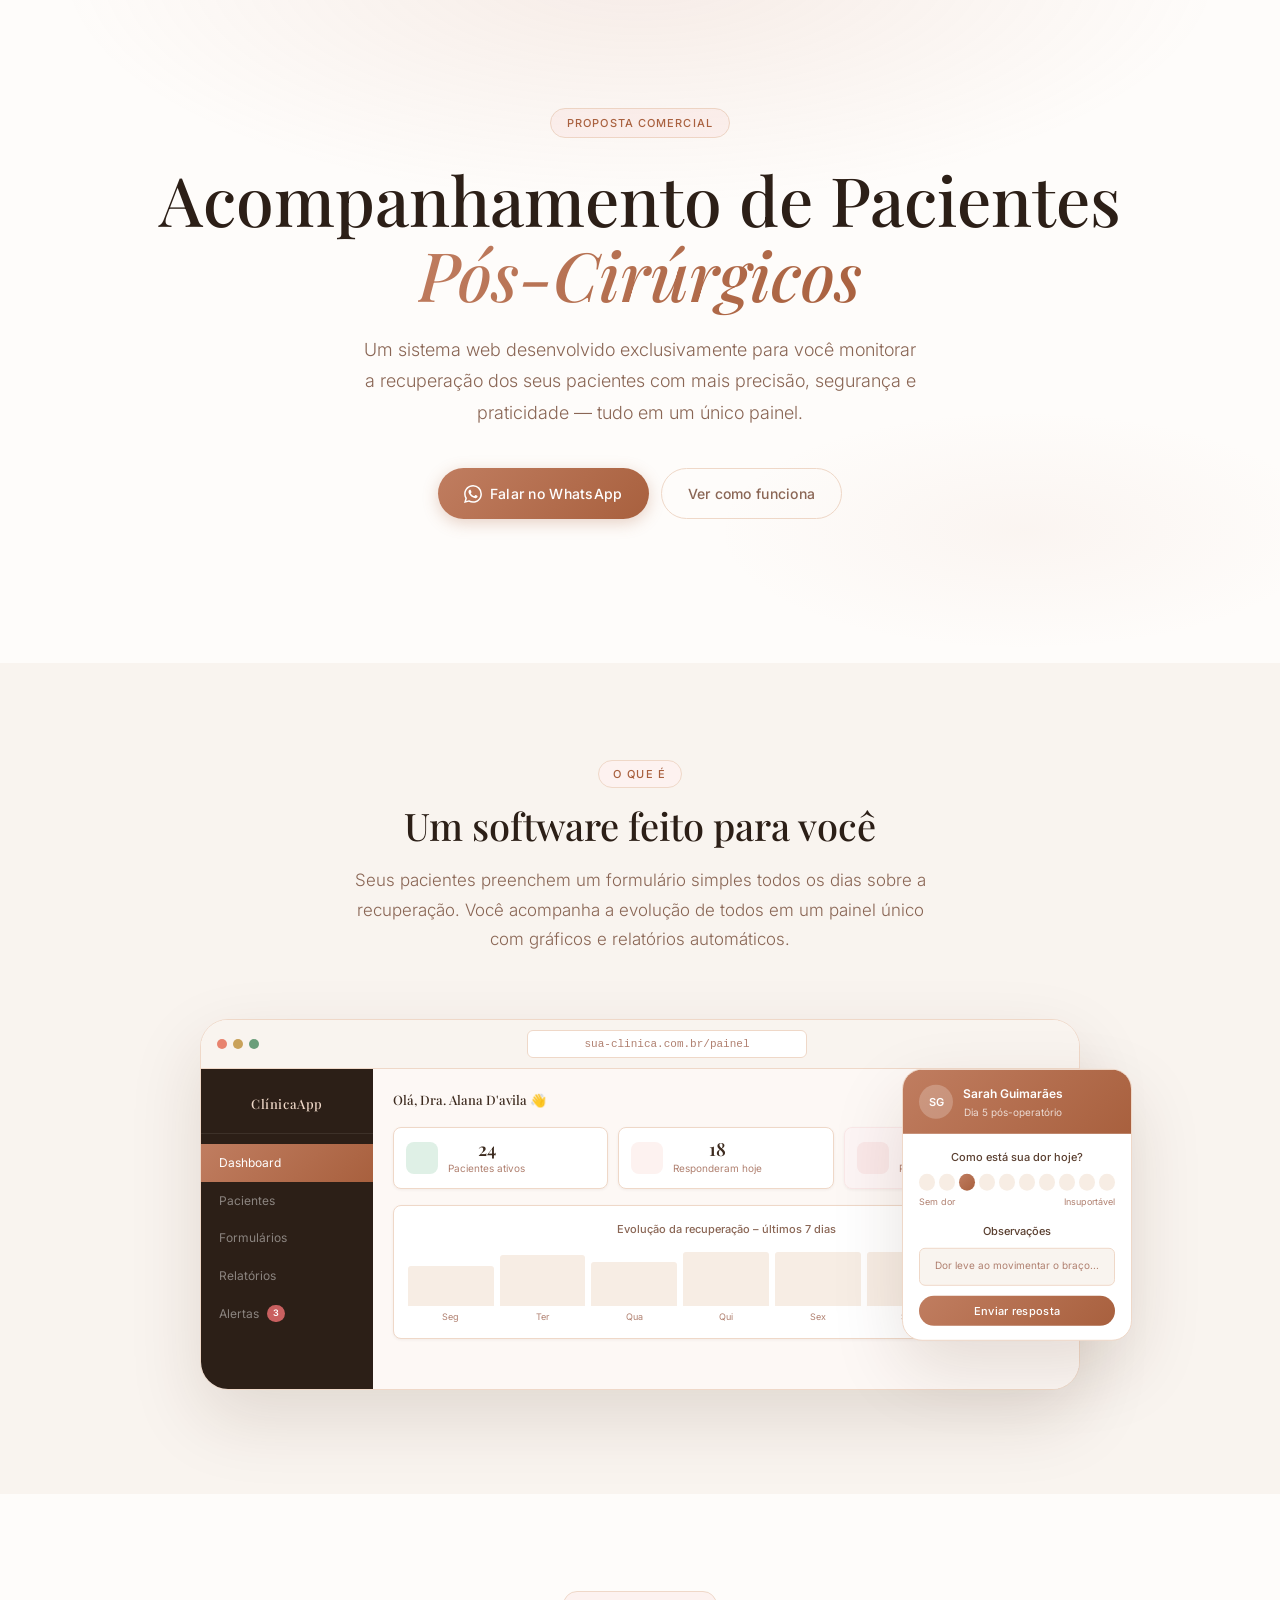
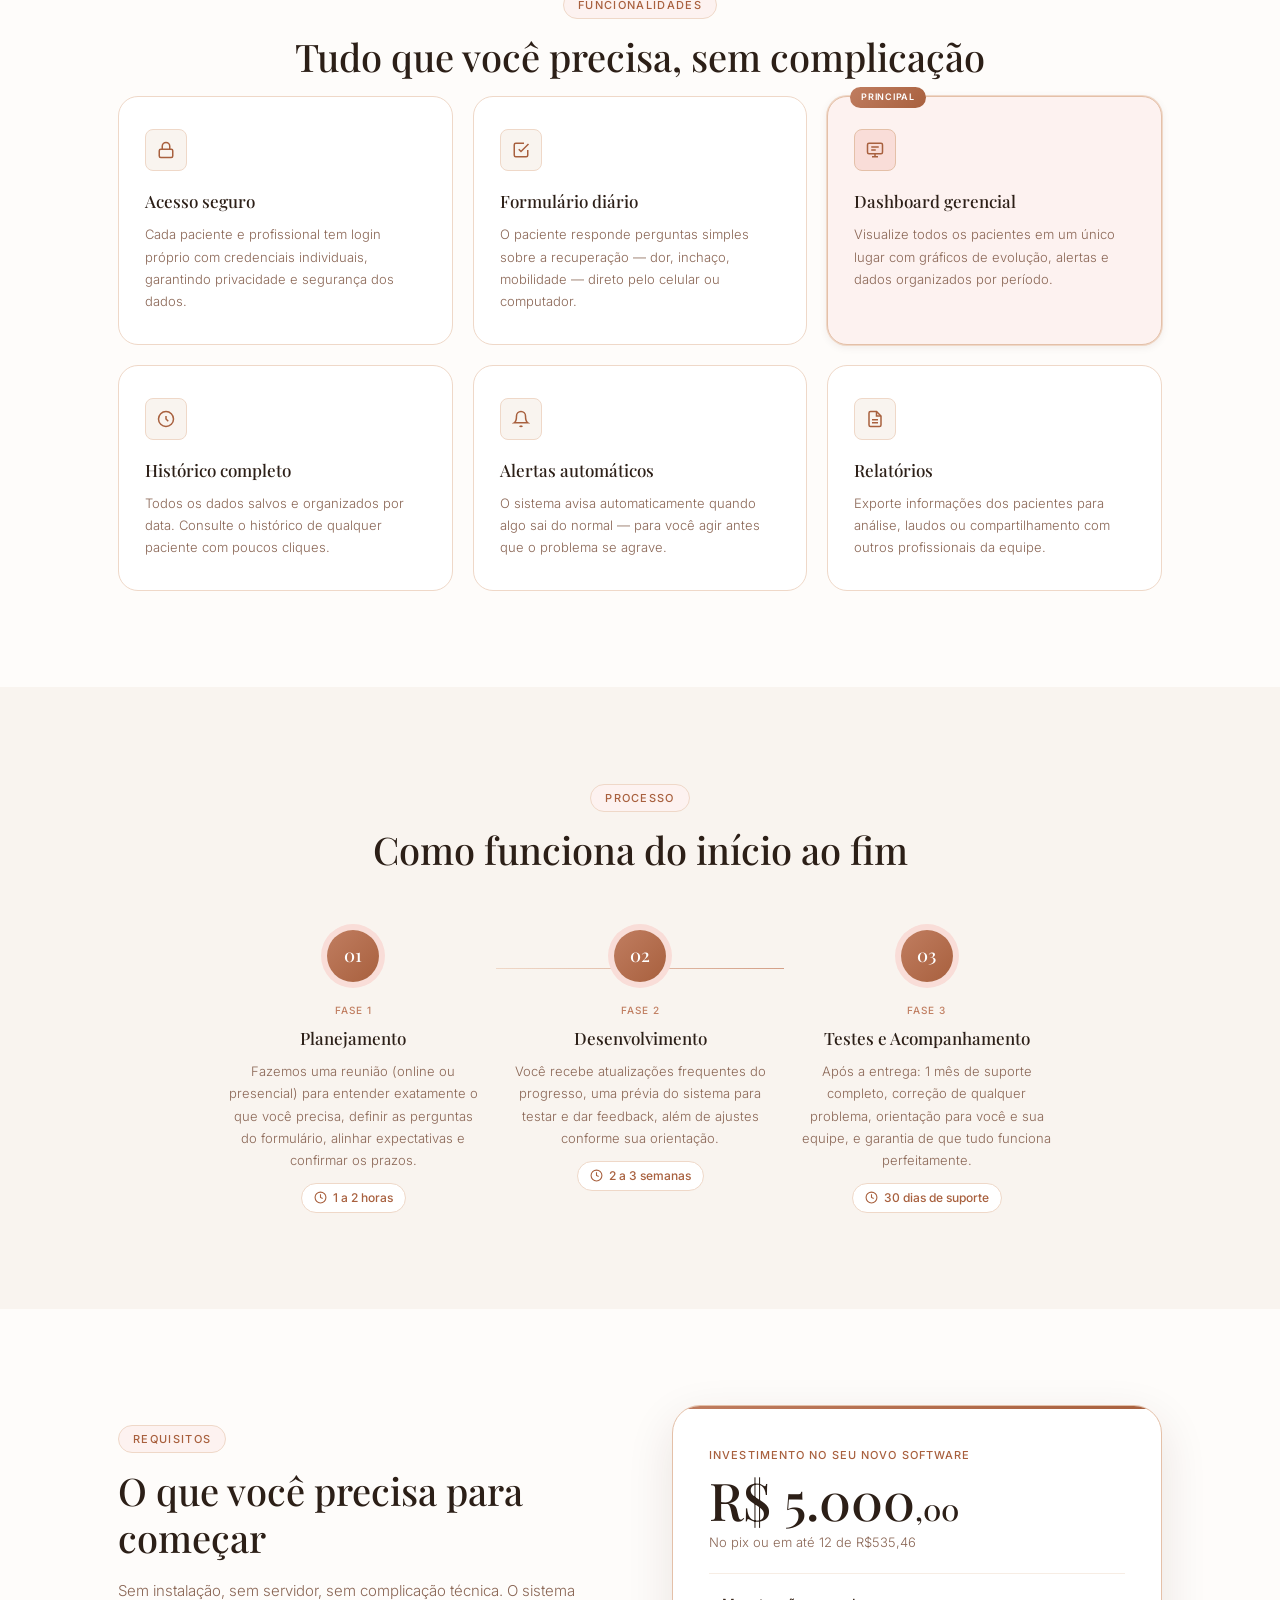
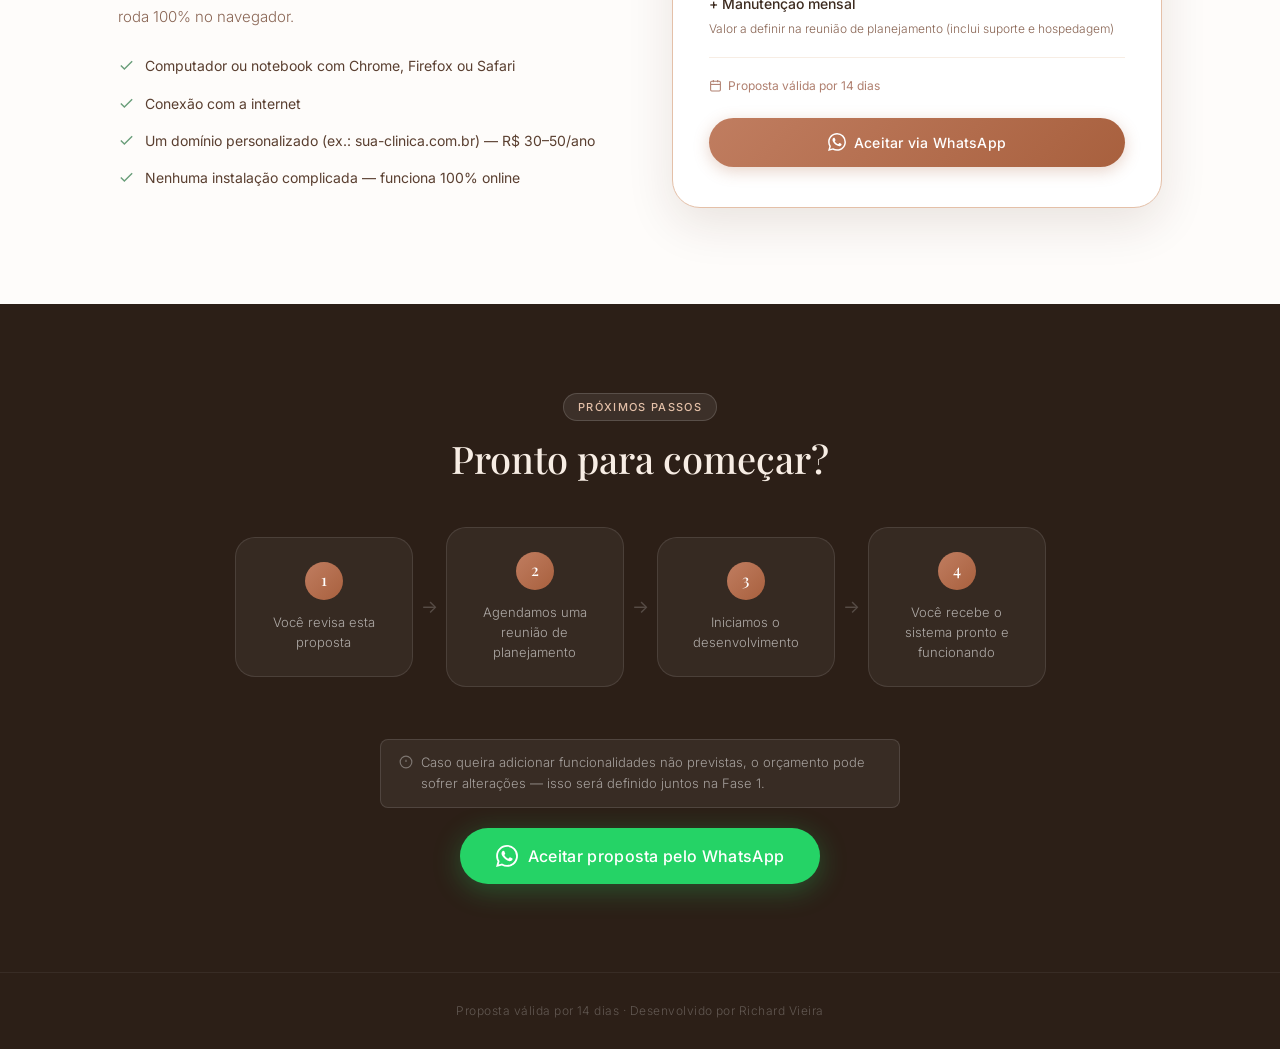
<file: index.html>
<!DOCTYPE html>
<html lang="pt-BR">
<head>
  <meta charset="UTF-8" />
  <meta name="viewport" content="width=device-width, initial-scale=1.0" />
  <title>Proposta Comercial – Sistema de Acompanhamento Pós-Cirúrgico</title>
  <link rel="preconnect" href="https://fonts.googleapis.com" />
  <link rel="preconnect" href="https://fonts.gstatic.com" crossorigin />
  <link href="https://fonts.googleapis.com/css2?family=Playfair+Display:ital,wght@0,400;0,500;0,700;1,400;1,500&family=Inter:wght@300;400;500;600&display=swap" rel="stylesheet" />
  <link rel="stylesheet" href="style.css" />
</head>
<body>

  <!-- HERO -->
  <section class="hero">
    <div class="container">
      <div class="badge">Proposta Comercial</div>
      <h1>Acompanhamento de Pacientes<br /><span>Pós-Cirúrgicos</span></h1>
      <p class="hero-sub">Um sistema web desenvolvido exclusivamente para você monitorar a recuperação dos seus pacientes com mais precisão, segurança e praticidade — tudo em um único painel.</p>
      <div class="hero-actions">
        <a href="https://wa.me/5585981444246?text=Ol%C3%A1%2C+tenho+interesse+na+proposta+do+sistema+de+acompanhamento+p%C3%B3s-cir%C3%BArgico!" target="_blank" rel="noopener" class="btn btn-primary">
          <svg viewBox="0 0 24 24" fill="currentColor" width="18" height="18"><path d="M17.472 14.382c-.297-.149-1.758-.867-2.03-.967-.273-.099-.471-.148-.67.15-.197.297-.767.966-.94 1.164-.173.199-.347.223-.644.075-.297-.15-1.255-.463-2.39-1.475-.883-.788-1.48-1.761-1.653-2.059-.173-.297-.018-.458.13-.606.134-.133.298-.347.446-.52.149-.174.198-.298.298-.497.099-.198.05-.371-.025-.52-.075-.149-.669-1.612-.916-2.207-.242-.579-.487-.5-.669-.51-.173-.008-.371-.01-.57-.01-.198 0-.52.074-.792.372-.272.297-1.04 1.016-1.04 2.479 0 1.462 1.065 2.875 1.213 3.074.149.198 2.096 3.2 5.077 4.487.709.306 1.262.489 1.694.625.712.227 1.36.195 1.871.118.571-.085 1.758-.719 2.006-1.413.248-.694.248-1.289.173-1.413-.074-.124-.272-.198-.57-.347m-5.421 7.403h-.004a9.87 9.87 0 0 1-5.031-1.378l-.361-.214-3.741.982.998-3.648-.235-.374a9.86 9.86 0 0 1-1.51-5.26c.001-5.45 4.436-9.884 9.888-9.884 2.64 0 5.122 1.03 6.988 2.898a9.825 9.825 0 0 1 2.893 6.994c-.003 5.45-4.437 9.884-9.885 9.884m8.413-18.297A11.815 11.815 0 0 0 12.05 0C5.495 0 .16 5.335.157 11.892c0 2.096.547 4.142 1.588 5.945L.057 24l6.305-1.654a11.882 11.882 0 0 0 5.683 1.448h.005c6.554 0 11.89-5.335 11.893-11.893a11.821 11.821 0 0 0-3.48-8.413Z"/></svg>
          Falar no WhatsApp
        </a>
        <a href="#whatis" class="btn btn-ghost">Ver como funciona</a>
      </div>
    </div>
    <div class="hero-bg"></div>
  </section>

  <!-- O QUE É -->
  <section class="what-is" id="whatis">
    <div class="container">
      <div class="section-label">O que é</div>
      <h2>Um software feito para você</h2>
      <p class="section-sub">Seus pacientes preenchem um formulário simples todos os dias sobre a recuperação. Você acompanha a evolução de todos em um painel único com gráficos e relatórios automáticos.</p>
      <div class="mockup-wrapper">
        <div class="mockup-browser">
          <div class="browser-bar">
            <div class="browser-dots">
              <span></span><span></span><span></span>
            </div>
            <div class="browser-url">sua-clinica.com.br/painel</div>
          </div>
          <div class="browser-content">
            <div class="dashboard-preview">
              <div class="dash-sidebar">
                <div class="dash-logo">ClínicaApp</div>
                <nav class="dash-nav">
                  <div class="dash-nav-item active">Dashboard</div>
                  <div class="dash-nav-item">Pacientes</div>
                  <div class="dash-nav-item">Formulários</div>
                  <div class="dash-nav-item">Relatórios</div>
                  <div class="dash-nav-item">Alertas <span class="badge-alert">3</span></div>
                </nav>
              </div>
              <div class="dash-main">
                <div class="dash-header">
                  <h4>Olá, Dra. Alana D'avila 👋</h4>
                  <div class="dash-date">09 de maio, 2026</div>
                </div>
                <div class="dash-cards">
                  <div class="dash-card">
                    <div class="dash-card-icon green"></div>
                    <div>
                      <div class="dash-card-value">24</div>
                      <div class="dash-card-label">Pacientes ativos</div>
                    </div>
                  </div>
                  <div class="dash-card">
                    <div class="dash-card-icon blue"></div>
                    <div>
                      <div class="dash-card-value">18</div>
                      <div class="dash-card-label">Responderam hoje</div>
                    </div>
                  </div>
                  <div class="dash-card alert-card">
                    <div class="dash-card-icon red"></div>
                    <div>
                      <div class="dash-card-value">3</div>
                      <div class="dash-card-label">Precisam de atenção</div>
                    </div>
                  </div>
                </div>
                <div class="dash-chart-area">
                  <div class="chart-title">Evolução da recuperação – últimos 7 dias</div>
                  <div class="chart-bars">
                    <div class="chart-bar-wrap">
                      <div class="chart-bar" style="height: 55%"></div>
                      <div class="chart-bar-label">Seg</div>
                    </div>
                    <div class="chart-bar-wrap">
                      <div class="chart-bar" style="height: 70%"></div>
                      <div class="chart-bar-label">Ter</div>
                    </div>
                    <div class="chart-bar-wrap">
                      <div class="chart-bar" style="height: 60%"></div>
                      <div class="chart-bar-label">Qua</div>
                    </div>
                    <div class="chart-bar-wrap">
                      <div class="chart-bar" style="height: 80%"></div>
                      <div class="chart-bar-label">Qui</div>
                    </div>
                    <div class="chart-bar-wrap">
                      <div class="chart-bar" style="height: 75%"></div>
                      <div class="chart-bar-label">Sex</div>
                    </div>
                    <div class="chart-bar-wrap">
                      <div class="chart-bar" style="height: 90%"></div>
                      <div class="chart-bar-label">Sáb</div>
                    </div>
                    <div class="chart-bar-wrap">
                      <div class="chart-bar highlight" style="height: 88%"></div>
                      <div class="chart-bar-label">Dom</div>
                    </div>
                  </div>
                </div>
              </div>
            </div>
          </div>
        </div>
        <!-- Floating form card -->
        <div class="float-form">
          <div class="float-form-header">
            <div class="float-avatar">SG</div>
            <div>
              <div class="float-name">Sarah Guimarães</div>
              <div class="float-day">Dia 5 pós-operatório</div>
            </div>
          </div>
          <div class="float-form-body">
            <div class="form-question">Como está sua dor hoje?</div>
            <div class="form-scale">
              <div class="scale-dot"></div>
              <div class="scale-dot"></div>
              <div class="scale-dot active"></div>
              <div class="scale-dot"></div>
              <div class="scale-dot"></div>
              <div class="scale-dot"></div>
              <div class="scale-dot"></div>
              <div class="scale-dot"></div>
              <div class="scale-dot"></div>
              <div class="scale-dot"></div>
            </div>
            <div class="scale-labels"><span>Sem dor</span><span>Insuportável</span></div>
            <div class="form-question" style="margin-top:12px">Observações</div>
            <div class="form-input-mock">Dor leve ao movimentar o braço...</div>
            <button class="form-submit-btn">Enviar resposta</button>
          </div>
        </div>
      </div>
    </div>
  </section>

  <!-- FUNCIONALIDADES -->
  <section class="features" id="funcionalidades">
    <div class="container">
      <div class="section-label">Funcionalidades</div>
      <h2>Tudo que você precisa, sem complicação</h2>
      <div class="features-grid">

        <div class="feature-card">
          <div class="feature-icon">
            <svg viewBox="0 0 24 24" fill="none" stroke="currentColor" stroke-width="2"><rect x="3" y="11" width="18" height="11" rx="2"/><path d="M7 11V7a5 5 0 0 1 10 0v4"/></svg>
          </div>
          <h3>Acesso seguro</h3>
          <p>Cada paciente e profissional tem login próprio com credenciais individuais, garantindo privacidade e segurança dos dados.</p>
        </div>

        <div class="feature-card">
          <div class="feature-icon">
            <svg viewBox="0 0 24 24" fill="none" stroke="currentColor" stroke-width="2"><path d="M9 11l3 3L22 4"/><path d="M21 12v7a2 2 0 0 1-2 2H5a2 2 0 0 1-2-2V5a2 2 0 0 1 2-2h11"/></svg>
          </div>
          <h3>Formulário diário</h3>
          <p>O paciente responde perguntas simples sobre a recuperação — dor, inchaço, mobilidade — direto pelo celular ou computador.</p>
        </div>

        <div class="feature-card featured">
          <div class="feature-badge">Principal</div>
          <div class="feature-icon">
            <svg viewBox="0 0 24 24" fill="none" stroke="currentColor" stroke-width="2"><rect x="2" y="3" width="20" height="14" rx="2"/><path d="M8 21h8M12 17v4"/><path d="M7 8h10M7 12h6"/></svg>
          </div>
          <h3>Dashboard gerencial</h3>
          <p>Visualize todos os pacientes em um único lugar com gráficos de evolução, alertas e dados organizados por período.</p>
        </div>

        <div class="feature-card">
          <div class="feature-icon">
            <svg viewBox="0 0 24 24" fill="none" stroke="currentColor" stroke-width="2"><path d="M12 8v4l3 3"/><circle cx="12" cy="12" r="10"/></svg>
          </div>
          <h3>Histórico completo</h3>
          <p>Todos os dados salvos e organizados por data. Consulte o histórico de qualquer paciente com poucos cliques.</p>
        </div>

        <div class="feature-card">
          <div class="feature-icon">
            <svg viewBox="0 0 24 24" fill="none" stroke="currentColor" stroke-width="2"><path d="M18 8A6 6 0 0 0 6 8c0 7-3 9-3 9h18s-3-2-3-9"/><path d="M13.73 21a2 2 0 0 1-3.46 0"/></svg>
          </div>
          <h3>Alertas automáticos</h3>
          <p>O sistema avisa automaticamente quando algo sai do normal — para você agir antes que o problema se agrave.</p>
        </div>

        <div class="feature-card">
          <div class="feature-icon">
            <svg viewBox="0 0 24 24" fill="none" stroke="currentColor" stroke-width="2"><path d="M14 2H6a2 2 0 0 0-2 2v16a2 2 0 0 0 2 2h12a2 2 0 0 0 2-2V8z"/><polyline points="14 2 14 8 20 8"/><line x1="16" y1="13" x2="8" y2="13"/><line x1="16" y1="17" x2="8" y2="17"/></svg>
          </div>
          <h3>Relatórios</h3>
          <p>Exporte informações dos pacientes para análise, laudos ou compartilhamento com outros profissionais da equipe.</p>
        </div>

      </div>
    </div>
  </section>

  <!-- COMO FUNCIONA -->
  <section class="how-it-works" id="como-funciona">
    <div class="container">
      <div class="section-label">Processo</div>
      <h2>Como funciona do início ao fim</h2>
      <div class="timeline">

        <div class="timeline-item">
          <div class="timeline-number">01</div>
          <div class="timeline-content">
            <div class="timeline-phase">Fase 1</div>
            <h3>Planejamento</h3>
            <p>Fazemos uma reunião (online ou presencial) para entender exatamente o que você precisa, definir as perguntas do formulário, alinhar expectativas e confirmar os prazos.</p>
            <div class="timeline-duration">
              <svg viewBox="0 0 24 24" fill="none" stroke="currentColor" stroke-width="2"><circle cx="12" cy="12" r="10"/><polyline points="12 6 12 12 16 14"/></svg>
              1 a 2 horas
            </div>
          </div>
        </div>

        <div class="timeline-item">
          <div class="timeline-number">02</div>
          <div class="timeline-content">
            <div class="timeline-phase">Fase 2</div>
            <h3>Desenvolvimento</h3>
            <p>Você recebe atualizações frequentes do progresso, uma prévia do sistema para testar e dar feedback, além de ajustes conforme sua orientação.</p>
            <div class="timeline-duration">
              <svg viewBox="0 0 24 24" fill="none" stroke="currentColor" stroke-width="2"><circle cx="12" cy="12" r="10"/><polyline points="12 6 12 12 16 14"/></svg>
              2 a 3 semanas
            </div>
          </div>
        </div>

        <div class="timeline-item">
          <div class="timeline-number">03</div>
          <div class="timeline-content">
            <div class="timeline-phase">Fase 3</div>
            <h3>Testes e Acompanhamento</h3>
            <p>Após a entrega: 1 mês de suporte completo, correção de qualquer problema, orientação para você e sua equipe, e garantia de que tudo funciona perfeitamente.</p>
            <div class="timeline-duration">
              <svg viewBox="0 0 24 24" fill="none" stroke="currentColor" stroke-width="2"><circle cx="12" cy="12" r="10"/><polyline points="12 6 12 12 16 14"/></svg>
              30 dias de suporte
            </div>
          </div>
        </div>

      </div>
    </div>
  </section>

  <!-- O QUE VOCÊ PRECISA -->
  <section class="requirements">
    <div class="container two-col">
      <div class="requirements-text">
        <div class="section-label">Requisitos</div>
        <h2>O que você precisa para começar</h2>
        <p>Sem instalação, sem servidor, sem complicação técnica. O sistema roda 100% no navegador.</p>
        <ul class="req-list">
          <li>
            <svg viewBox="0 0 24 24" fill="none" stroke="currentColor" stroke-width="2"><polyline points="20 6 9 17 4 12"/></svg>
            Computador ou notebook com Chrome, Firefox ou Safari
          </li>
          <li>
            <svg viewBox="0 0 24 24" fill="none" stroke="currentColor" stroke-width="2"><polyline points="20 6 9 17 4 12"/></svg>
            Conexão com a internet
          </li>
          <li>
            <svg viewBox="0 0 24 24" fill="none" stroke="currentColor" stroke-width="2"><polyline points="20 6 9 17 4 12"/></svg>
            Um domínio personalizado (ex.: sua-clinica.com.br) — R$ 30–50/ano
          </li>
          <li>
            <svg viewBox="0 0 24 24" fill="none" stroke="currentColor" stroke-width="2"><polyline points="20 6 9 17 4 12"/></svg>
            Nenhuma instalação complicada — funciona 100% online
          </li>
        </ul>
      </div>
      <div class="investment-card">
        <div class="investment-label">Investimento no seu novo Software</div>
        <div class="investment-price">R$ 5.000<span>,00</span></div>
        <div class="investment-desc">No pix ou em até 12 de R$535,46</div>
        <div class="investment-divider"></div>
        <div class="investment-extra">+ Manutenção mensal</div>
        <div class="investment-extra-desc">Valor a definir na reunião de planejamento (inclui suporte e hospedagem)</div>
        <div class="investment-divider"></div>
        <div class="investment-validity">
          <svg viewBox="0 0 24 24" fill="none" stroke="currentColor" stroke-width="2"><rect x="3" y="4" width="18" height="18" rx="2"/><line x1="16" y1="2" x2="16" y2="6"/><line x1="8" y1="2" x2="8" y2="6"/><line x1="3" y1="10" x2="21" y2="10"/></svg>
          Proposta válida por 14 dias
        </div>
        <a href="https://wa.me/5585981444246?text=Ol%C3%A1%2C+tenho+interesse+na+proposta+do+sistema+de+acompanhamento+p%C3%B3s-cir%C3%BArgico!" target="_blank" rel="noopener" class="btn btn-primary full-width">
          <svg viewBox="0 0 24 24" fill="currentColor" width="18" height="18"><path d="M17.472 14.382c-.297-.149-1.758-.867-2.03-.967-.273-.099-.471-.148-.67.15-.197.297-.767.966-.94 1.164-.173.199-.347.223-.644.075-.297-.15-1.255-.463-2.39-1.475-.883-.788-1.48-1.761-1.653-2.059-.173-.297-.018-.458.13-.606.134-.133.298-.347.446-.52.149-.174.198-.298.298-.497.099-.198.05-.371-.025-.52-.075-.149-.669-1.612-.916-2.207-.242-.579-.487-.5-.669-.51-.173-.008-.371-.01-.57-.01-.198 0-.52.074-.792.372-.272.297-1.04 1.016-1.04 2.479 0 1.462 1.065 2.875 1.213 3.074.149.198 2.096 3.2 5.077 4.487.709.306 1.262.489 1.694.625.712.227 1.36.195 1.871.118.571-.085 1.758-.719 2.006-1.413.248-.694.248-1.289.173-1.413-.074-.124-.272-.198-.57-.347m-5.421 7.403h-.004a9.87 9.87 0 0 1-5.031-1.378l-.361-.214-3.741.982.998-3.648-.235-.374a9.86 9.86 0 0 1-1.51-5.26c.001-5.45 4.436-9.884 9.888-9.884 2.64 0 5.122 1.03 6.988 2.898a9.825 9.825 0 0 1 2.893 6.994c-.003 5.45-4.437 9.884-9.885 9.884m8.413-18.297A11.815 11.815 0 0 0 12.05 0C5.495 0 .16 5.335.157 11.892c0 2.096.547 4.142 1.588 5.945L.057 24l6.305-1.654a11.882 11.882 0 0 0 5.683 1.448h.005c6.554 0 11.89-5.335 11.893-11.893a11.821 11.821 0 0 0-3.48-8.413Z"/></svg>
          Aceitar via WhatsApp
        </a>
      </div>
    </div>
  </section>

  <!-- PRÓXIMOS PASSOS + CTA -->
  <section class="next-steps" id="proximos-passos">
    <div class="container">
      <div class="section-label">Próximos passos</div>
      <h2>Pronto para começar?</h2>
      <div class="steps-grid">
        <div class="step">
          <div class="step-num">1</div>
          <p>Você revisa esta proposta</p>
        </div>
        <div class="step-arrow">→</div>
        <div class="step">
          <div class="step-num">2</div>
          <p>Agendamos uma reunião de planejamento</p>
        </div>
        <div class="step-arrow">→</div>
        <div class="step">
          <div class="step-num">3</div>
          <p>Iniciamos o desenvolvimento</p>
        </div>
        <div class="step-arrow">→</div>
        <div class="step">
          <div class="step-num">4</div>
          <p>Você recebe o sistema pronto e funcionando</p>
        </div>
      </div>
      <div class="cta-whatsapp">
        <p class="cta-note">
          <svg viewBox="0 0 24 24" fill="none" stroke="currentColor" stroke-width="2"><circle cx="12" cy="12" r="10"/><line x1="12" y1="8" x2="12" y2="12"/><line x1="12" y1="16" x2="12.01" y2="16"/></svg>
          Caso queira adicionar funcionalidades não previstas, o orçamento pode sofrer alterações — isso será definido juntos na Fase 1.
        </p>
        <a href="https://wa.me/5585981444246?text=Ol%C3%A1%2C+tenho+interesse+na+proposta+do+sistema+de+acompanhamento+p%C3%B3s-cir%C3%BArgico!" target="_blank" rel="noopener" class="btn btn-whatsapp">
          <svg viewBox="0 0 24 24" fill="currentColor" width="22" height="22"><path d="M17.472 14.382c-.297-.149-1.758-.867-2.03-.967-.273-.099-.471-.148-.67.15-.197.297-.767.966-.94 1.164-.173.199-.347.223-.644.075-.297-.15-1.255-.463-2.39-1.475-.883-.788-1.48-1.761-1.653-2.059-.173-.297-.018-.458.13-.606.134-.133.298-.347.446-.52.149-.174.198-.298.298-.497.099-.198.05-.371-.025-.52-.075-.149-.669-1.612-.916-2.207-.242-.579-.487-.5-.669-.51-.173-.008-.371-.01-.57-.01-.198 0-.52.074-.792.372-.272.297-1.04 1.016-1.04 2.479 0 1.462 1.065 2.875 1.213 3.074.149.198 2.096 3.2 5.077 4.487.709.306 1.262.489 1.694.625.712.227 1.36.195 1.871.118.571-.085 1.758-.719 2.006-1.413.248-.694.248-1.289.173-1.413-.074-.124-.272-.198-.57-.347m-5.421 7.403h-.004a9.87 9.87 0 0 1-5.031-1.378l-.361-.214-3.741.982.998-3.648-.235-.374a9.86 9.86 0 0 1-1.51-5.26c.001-5.45 4.436-9.884 9.888-9.884 2.64 0 5.122 1.03 6.988 2.898a9.825 9.825 0 0 1 2.893 6.994c-.003 5.45-4.437 9.884-9.885 9.884m8.413-18.297A11.815 11.815 0 0 0 12.05 0C5.495 0 .16 5.335.157 11.892c0 2.096.547 4.142 1.588 5.945L.057 24l6.305-1.654a11.882 11.882 0 0 0 5.683 1.448h.005c6.554 0 11.89-5.335 11.893-11.893a11.821 11.821 0 0 0-3.48-8.413Z"/></svg>
          Aceitar proposta pelo WhatsApp
        </a>
      </div>
    </div>
  </section>

  <!-- FOOTER -->
  <footer class="footer">
    <div class="container">
      <p>Proposta válida por 14 dias · Desenvolvido por Richard Vieira</p>
    </div>
  </footer>

  <script src="script.js"></script>
</body>
</html>
</file>
<file: style.css>
/* ============================================================
   BASE
   ============================================================ */
@import url('https://fonts.googleapis.com/css2?family=Playfair+Display:wght@400;500;700&family=Inter:wght@300;400;500;600&display=swap');

*, *::before, *::after { box-sizing: border-box; margin: 0; padding: 0; }

:root {
  /* Paleta nude / rosé */
  --nude-50:   #fdf8f5;
  --nude-100:  #f7ede4;
  --nude-200:  #efd8c8;
  --nude-300:  #e4c0a8;
  --nude-400:  #d4a088;
  --nude-500:  #c07d60;
  --nude-600:  #a8603e;
  --nude-700:  #8a4a2c;

  --rose-50:   #fdf2f0;
  --rose-100:  #f9ddd8;
  --rose-200:  #f0b8ad;
  --rose-400:  #d97060;
  --rose-500:  #c4584a;

  --warm-50:   #fefcfa;
  --warm-100:  #f9f4ef;
  --warm-200:  #f0e6da;

  /* Brand – mantém os laranja originais mapeados para os tons nude */
  --brand-start: #c07d60;
  --brand-end:   #a8603e;
  --brand-gradient: linear-gradient(135deg, #c07d60 0%, #a8603e 100%);
  --brand-gradient-hover: linear-gradient(135deg, #b06e52 0%, #964f30 100%);

  /* Neutros quentes */
  --ink-900: #2c1f17;
  --ink-800: #3d2b1f;
  --ink-700: #5a3f30;
  --ink-500: #8a6655;
  --ink-400: #b08070;
  --ink-300: #cba898;
  --ink-200: #e8d5c8;
  --ink-100: #f4ece6;

  /* Utility */
  --green-500: #6a9e7a;
  --green-100: #dff0e6;
  --red-400:   #c96060;
  --red-100:   #fae8e8;
  --amber-400: #c9a25a;

  --radius-xs: 4px;
  --radius-sm: 8px;
  --radius-md: 14px;
  --radius-lg: 20px;
  --radius-xl: 28px;

  --shadow-xs: 0 1px 3px rgba(60,30,10,.06);
  --shadow-sm: 0 2px 8px rgba(60,30,10,.08);
  --shadow-md: 0 6px 24px rgba(60,30,10,.09);
  --shadow-lg: 0 16px 48px rgba(60,30,10,.11);
  --shadow-xl: 0 28px 72px rgba(60,30,10,.13);

  --font-body:    'Inter', system-ui, sans-serif;
  --font-display: 'Playfair Display', Georgia, serif;
}

html { scroll-behavior: smooth; }

body {
  font-family: var(--font-body);
  color: var(--ink-800);
  background: var(--warm-50);
  line-height: 1.65;
  -webkit-font-smoothing: antialiased;
}

.container {
  max-width: 1100px;
  margin: 0 auto;
  padding: 0 28px;
}

.two-col {
  display: grid;
  grid-template-columns: 1fr 1fr;
  gap: 64px;
  align-items: center;
}

/* ============================================================
   TYPOGRAPHY
   ============================================================ */
.section-label {
  display: inline-block;
  font-family: var(--font-body);
  font-size: 11px;
  font-weight: 500;
  letter-spacing: .12em;
  text-transform: uppercase;
  color: var(--brand-end);
  background: var(--rose-50);
  border: 1px solid var(--nude-200);
  padding: 4px 14px;
  border-radius: 100px;
  margin-bottom: 14px;
}

h2 {
  font-family: var(--font-display);
  font-size: clamp(26px, 3.5vw, 38px);
  font-weight: 500;
  color: var(--ink-900);
  line-height: 1.25;
  margin-bottom: 16px;
}

.section-sub {
  font-size: 17px;
  color: var(--ink-500);
  max-width: 580px;
  margin: 0 auto 48px;
  text-align: center;
  font-weight: 300;
  line-height: 1.75;
}

/* ============================================================
   BUTTONS
   ============================================================ */
.btn {
  display: inline-flex;
  align-items: center;
  gap: 8px;
  padding: 13px 26px;
  border-radius: 100px;
  font-size: 14px;
  font-weight: 500;
  text-decoration: none;
  cursor: pointer;
  transition: all .2s ease;
  border: none;
  font-family: var(--font-body);
  letter-spacing: .02em;
}

.btn-primary {
  background: var(--brand-gradient);
  color: #fff;
  box-shadow: 0 4px 16px rgba(168,96,62,.28);
}
.btn-primary:hover {
  background: var(--brand-gradient-hover);
  transform: translateY(-1px);
  box-shadow: 0 8px 24px rgba(168,96,62,.36);
}
.btn-primary:active { transform: translateY(0); }

.btn-ghost {
  background: transparent;
  color: var(--ink-600, var(--ink-500));
  border: 1.5px solid var(--nude-200);
}
.btn-ghost:hover {
  background: var(--nude-50);
  border-color: var(--nude-300);
}

.btn.full-width { width: 100%; justify-content: center; }
.btn-icon { width: 15px; height: 15px; flex-shrink: 0; }

/* ============================================================
   HERO
   ============================================================ */
.hero {
  position: relative;
  padding: 108px 0 88px;
  text-align: center;
  overflow: hidden;
  background: var(--warm-50);
}

.hero-bg {
  position: absolute;
  inset: 0;
  background:
    radial-gradient(ellipse 70% 55% at 50% -5%, rgba(192,125,96,.13) 0%, transparent 65%),
    radial-gradient(ellipse 40% 30% at 80% 80%, rgba(212,160,136,.08) 0%, transparent 60%);
  pointer-events: none;
}

.hero .badge {
  display: inline-block;
  font-size: 11px;
  font-weight: 500;
  letter-spacing: .1em;
  text-transform: uppercase;
  color: var(--brand-end);
  background: var(--rose-50);
  border: 1px solid var(--nude-200);
  padding: 5px 16px;
  border-radius: 100px;
  margin-bottom: 24px;
}

.hero h1 {
  font-family: var(--font-display);
  font-size: clamp(38px, 6vw, 68px);
  font-weight: 500;
  line-height: 1.1;
  color: var(--ink-900);
  margin-bottom: 22px;
}

.hero h1 span {
  background: var(--brand-gradient);
  -webkit-background-clip: text;
  -webkit-text-fill-color: transparent;
  background-clip: text;
  font-style: italic;
}

.hero-sub {
  font-size: 18px;
  color: var(--ink-500);
  max-width: 560px;
  margin: 0 auto 40px;
  line-height: 1.75;
  font-weight: 300;
}

.hero-actions {
  display: flex;
  gap: 12px;
  justify-content: center;
  flex-wrap: wrap;
  margin-bottom: 56px;
}

.hero-stats {
  display: inline-flex;
  align-items: center;
  background: #fff;
  border: 1px solid var(--nude-200);
  border-radius: var(--radius-xl);
  box-shadow: var(--shadow-sm);
  padding: 20px 36px;
}

.stat { text-align: center; padding: 0 28px; }
.stat-value {
  display: block;
  font-family: var(--font-display);
  font-size: 22px;
  font-weight: 500;
  background: var(--brand-gradient);
  -webkit-background-clip: text;
  -webkit-text-fill-color: transparent;
  background-clip: text;
}
.stat-label { display: block; font-size: 12px; color: var(--ink-400); margin-top: 3px; font-weight: 400; letter-spacing: .03em; }
.stat-divider { width: 1px; height: 36px; background: var(--nude-200); }

/* ============================================================
   WHAT IS / MOCKUP
   ============================================================ */
.what-is {
  padding: 96px 0;
  text-align: center;
  background: var(--warm-100);
}

.mockup-wrapper {
  position: relative;
  display: inline-block;
  max-width: 880px;
  width: 100%;
  margin-top: 16px;
}

.mockup-browser {
  background: #fff;
  border-radius: var(--radius-xl);
  box-shadow: var(--shadow-xl);
  overflow: hidden;
  border: 1px solid var(--nude-200);
}

.browser-bar {
  background: var(--warm-100);
  border-bottom: 1px solid var(--nude-200);
  padding: 10px 16px;
  display: flex;
  align-items: center;
  gap: 12px;
}

.browser-dots { display: flex; gap: 6px; }
.browser-dots span { width: 10px; height: 10px; border-radius: 50%; background: var(--nude-200); }
.browser-dots span:nth-child(1) { background: #e8836e; }
.browser-dots span:nth-child(2) { background: var(--amber-400); }
.browser-dots span:nth-child(3) { background: var(--green-500); }

.browser-url {
  background: #fff;
  border: 1px solid var(--nude-200);
  border-radius: 6px;
  padding: 4px 12px;
  font-size: 11px;
  color: var(--ink-400);
  font-family: monospace;
  flex: 1;
  text-align: center;
  max-width: 280px;
  margin: 0 auto;
}

.browser-content { padding: 0; }

/* Dashboard preview */
.dashboard-preview {
  display: flex;
  min-height: 320px;
  width: 100%;
  overflow: hidden;
}

.dash-sidebar {
  width: 172px;
  background: var(--ink-900);
  padding: 24px 0;
  flex-shrink: 0;
}

.dash-logo {
  font-family: var(--font-display);
  font-size: 13px;
  font-weight: 500;
  color: var(--nude-200);
  padding: 0 18px 18px;
  border-bottom: 1px solid rgba(255,255,255,.08);
  margin-bottom: 10px;
  letter-spacing: .04em;
}

.dash-nav-item {
  padding: 9px 18px;
  font-size: 12px;
  color: rgba(255,255,255,.45);
  cursor: pointer;
  display: flex;
  align-items: center;
  gap: 8px;
  transition: all .15s;
}
.dash-nav-item:hover { background: rgba(255,255,255,.06); color: rgba(255,255,255,.75); }
.dash-nav-item.active { background: var(--brand-gradient); color: #fff; }

.badge-alert {
  background: var(--red-400);
  color: #fff;
  border-radius: 100px;
  padding: 1px 6px;
  font-size: 9px;
  font-weight: 600;
}

.dash-main { flex: 1 1 0; min-width: 0; width: 0; padding: 20px; background: var(--nude-50); overflow: hidden; }

.dash-header {
  display: flex;
  justify-content: space-between;
  align-items: center;
  margin-bottom: 16px;
}
.dash-header h4 { font-size: 13px; font-weight: 500; color: var(--ink-800); font-family: var(--font-display); }
.dash-date { font-size: 11px; color: var(--ink-400); }

.dash-cards { display: flex; gap: 10px; margin-bottom: 16px; }

.dash-card {
  flex: 1;
  background: #fff;
  border-radius: var(--radius-sm);
  padding: 12px;
  border: 1px solid var(--nude-200);
  display: flex;
  align-items: center;
  gap: 10px;
  box-shadow: var(--shadow-xs);
}
.alert-card { border-color: var(--red-100); background: #fdf5f5; }

.dash-card-icon { width: 32px; height: 32px; border-radius: 8px; flex-shrink: 0; }
.dash-card-icon.green { background: var(--green-100); }
.dash-card-icon.blue  { background: var(--rose-50); }
.dash-card-icon.red   { background: var(--red-100); }

.dash-card-value { font-size: 18px; font-weight: 600; color: var(--ink-800); line-height: 1; font-family: var(--font-display); }
.dash-card-label { font-size: 10px; color: var(--ink-400); margin-top: 2px; }

.dash-chart-area {
  background: #fff;
  border: 1px solid var(--nude-200);
  border-radius: var(--radius-sm);
  padding: 14px;
  box-shadow: var(--shadow-xs);
}
.chart-title { font-size: 11px; font-weight: 500; color: var(--ink-500); margin-bottom: 14px; }

.chart-bars {
  display: flex;
  align-items: flex-end;
  gap: 6px;
  height: 72px;
}
.chart-bar-wrap { flex: 1; display: flex; flex-direction: column; align-items: center; gap: 4px; height: 100%; justify-content: flex-end; }
.chart-bar {
  width: 100%;
  background: var(--nude-100);
  border-radius: 3px 3px 0 0;
  transition: height .5s ease;
}
.chart-bar.highlight { background: var(--brand-gradient); }
.chart-bar-label { font-size: 9px; color: var(--ink-400); }

/* Floating form card */
.float-form {
  position: absolute;
  right: -52px;
  top: 50%;
  transform: translateY(-50%);
  width: 230px;
  background: #fff;
  border-radius: var(--radius-lg);
  box-shadow: var(--shadow-xl);
  border: 1px solid var(--nude-200);
  overflow: hidden;
}

.float-form-header {
  background: var(--brand-gradient);
  padding: 14px 16px;
  display: flex;
  align-items: center;
  gap: 10px;
}

.float-avatar {
  width: 34px; height: 34px; border-radius: 50%;
  background: rgba(255,255,255,.22);
  color: #fff;
  font-size: 11px;
  font-weight: 600;
  display: flex; align-items: center; justify-content: center;
}

.float-name { font-size: 12px; font-weight: 600; color: #fff; }
.float-day  { font-size: 10px; color: rgba(255,255,255,.75); }

.float-form-body { padding: 14px 16px; }

.form-question { font-size: 11px; font-weight: 500; color: var(--ink-700); margin-bottom: 8px; }

.form-scale { display: flex; gap: 4px; margin-bottom: 4px; }
.scale-dot {
  width: 17px; height: 17px; border-radius: 50%;
  background: var(--nude-100); cursor: pointer; transition: background .15s;
}
.scale-dot.active { background: var(--brand-gradient); }

.scale-labels {
  display: flex; justify-content: space-between;
  font-size: 9px; color: var(--ink-400);
  margin-bottom: 10px;
}

.form-input-mock {
  background: var(--warm-100);
  border: 1px solid var(--nude-200);
  border-radius: 6px;
  padding: 8px 10px;
  font-size: 10px;
  color: var(--ink-400);
  margin-bottom: 10px;
  min-height: 38px;
}

.form-submit-btn {
  width: 100%;
  background: var(--brand-gradient);
  color: #fff;
  border: none;
  border-radius: 100px;
  padding: 8px;
  font-size: 11px;
  font-weight: 500;
  cursor: pointer;
  font-family: var(--font-body);
  letter-spacing: .03em;
}

/* ============================================================
   FEATURES
   ============================================================ */
.features {
  padding: 96px 0;
  text-align: center;
  background: var(--warm-50);
}

.features-grid {
  display: grid;
  grid-template-columns: repeat(3, 1fr);
  gap: 20px;
  margin-top: 8px;
}

.feature-card {
  background: #fff;
  border: 1px solid var(--nude-200);
  border-radius: var(--radius-lg);
  padding: 32px 26px;
  text-align: left;
  transition: all .22s ease;
  position: relative;
}

.feature-card:hover {
  border-color: var(--nude-300);
  box-shadow: var(--shadow-md);
  transform: translateY(-2px);
}

.feature-card.featured {
  border-color: var(--nude-300);
  background: var(--rose-50);
  box-shadow: 0 0 0 1px var(--nude-200), var(--shadow-sm);
}

.feature-badge {
  position: absolute;
  top: -10px;
  left: 22px;
  background: var(--brand-gradient);
  color: #fff;
  font-size: 9px;
  font-weight: 600;
  letter-spacing: .08em;
  text-transform: uppercase;
  padding: 3px 11px;
  border-radius: 100px;
}

.feature-icon {
  width: 42px; height: 42px;
  background: var(--warm-100);
  border: 1px solid var(--nude-200);
  border-radius: var(--radius-sm);
  display: flex; align-items: center; justify-content: center;
  margin-bottom: 16px;
  color: var(--brand-end);
}
.feature-icon svg { width: 18px; height: 18px; }
.feature-card.featured .feature-icon { background: var(--rose-100); border-color: var(--nude-300); }

.feature-card h3 { font-family: var(--font-display); font-size: 17px; font-weight: 500; margin-bottom: 8px; color: var(--ink-900); }
.feature-card p  { font-size: 13px; color: var(--ink-500); line-height: 1.7; font-weight: 300; }

/* ============================================================
   HOW IT WORKS / TIMELINE
   ============================================================ */
.how-it-works {
  padding: 96px 0;
  background: var(--warm-100);
  text-align: center;
}

.how-it-works h2 { margin-bottom: 56px; }

.timeline {
  display: flex;
  gap: 0;
  position: relative;
  max-width: 860px;
  margin: 0 auto;
}

.timeline::before {
  content: '';
  position: absolute;
  top: 38px;
  left: calc(33.33% - 1px);
  right: calc(33.33% - 1px);
  height: 1px;
  background: linear-gradient(90deg, var(--nude-200), var(--nude-400));
}

.timeline-item { flex: 1; padding: 0 16px; text-align: center; }

.timeline-number {
  width: 52px; height: 52px;
  background: var(--brand-gradient);
  color: #fff;
  font-family: var(--font-display);
  font-size: 18px;
  font-weight: 500;
  border-radius: 50%;
  display: flex; align-items: center; justify-content: center;
  margin: 0 auto 20px;
  position: relative;
  z-index: 1;
  box-shadow: 0 0 0 6px var(--rose-100);
}

.timeline-phase {
  font-size: 10px;
  font-weight: 500;
  letter-spacing: .1em;
  text-transform: uppercase;
  color: var(--brand-start);
  margin-bottom: 6px;
}

.timeline-content h3 { font-family: var(--font-display); font-size: 17px; font-weight: 500; margin-bottom: 8px; color: var(--ink-900); }
.timeline-content p  { font-size: 13px; color: var(--ink-500); line-height: 1.7; font-weight: 300; }

.timeline-duration {
  display: inline-flex;
  align-items: center;
  gap: 6px;
  font-size: 12px;
  font-weight: 500;
  color: var(--brand-end);
  background: #fff;
  border: 1px solid var(--nude-200);
  padding: 4px 12px;
  border-radius: 100px;
  margin-top: 12px;
}
.timeline-duration svg { width: 13px; height: 13px; }

/* ============================================================
   REQUIREMENTS + INVESTMENT
   ============================================================ */
.requirements { padding: 96px 0; background: var(--warm-50); }

.requirements-text p {
  color: var(--ink-500);
  font-size: 15px;
  margin-bottom: 24px;
  line-height: 1.75;
  font-weight: 300;
}

.req-list { list-style: none; display: flex; flex-direction: column; gap: 14px; }

.req-list li {
  display: flex;
  align-items: flex-start;
  gap: 10px;
  font-size: 14px;
  color: var(--ink-700);
  font-weight: 400;
}
.req-list li svg {
  width: 17px; height: 17px;
  color: var(--green-500);
  flex-shrink: 0;
  margin-top: 3px;
}

.investment-card {
  background: #fff;
  border: 1px solid var(--nude-300);
  border-radius: var(--radius-xl);
  padding: 40px 36px;
  box-shadow: var(--shadow-lg);
  position: relative;
  overflow: hidden;
}

.investment-card::before {
  content: '';
  position: absolute;
  top: 0; left: 0; right: 0;
  height: 3px;
  background: var(--brand-gradient);
}

.investment-label {
  font-size: 11px;
  font-weight: 500;
  letter-spacing: .1em;
  text-transform: uppercase;
  color: var(--brand-end);
  margin-bottom: 10px;
}

.investment-price {
  font-family: var(--font-display);
  font-size: 52px;
  font-weight: 500;
  color: var(--ink-900);
  line-height: 1;
  margin-bottom: 6px;
}
.investment-price span { font-size: 30px; }

.investment-desc { font-size: 13px; color: var(--ink-500); margin-bottom: 20px; font-weight: 300; }
.investment-divider { height: 1px; background: var(--nude-100); margin: 18px 0; }

.investment-extra { font-size: 14px; font-weight: 500; color: var(--ink-800); }
.investment-extra-desc { font-size: 12px; color: var(--ink-500); margin-top: 4px; margin-bottom: 4px; font-weight: 300; }

.investment-validity {
  display: flex; align-items: center; gap: 6px;
  font-size: 12px; color: var(--ink-400);
  margin-bottom: 22px;
}
.investment-validity svg { width: 13px; height: 13px; flex-shrink: 0; }

/* ============================================================
   NEXT STEPS
   ============================================================ */
.next-steps {
  padding: 88px 0;
  background: var(--ink-900);
  text-align: center;
}

.next-steps .section-label {
  background: rgba(255,255,255,.08);
  border-color: rgba(255,255,255,.15);
  color: var(--nude-300);
}

.next-steps h2 {
  color: var(--nude-100);
  margin-bottom: 44px;
}

.steps-grid {
  display: flex;
  align-items: center;
  justify-content: center;
  gap: 8px;
  flex-wrap: wrap;
}

.step {
  background: rgba(255,255,255,.05);
  border: 1px solid rgba(255,255,255,.1);
  border-radius: var(--radius-lg);
  padding: 24px 20px;
  width: 178px;
  text-align: center;
}

.step-num {
  width: 38px; height: 38px;
  background: var(--brand-gradient);
  color: #fff;
  border-radius: 50%;
  font-family: var(--font-display);
  font-size: 16px;
  font-weight: 500;
  display: flex; align-items: center; justify-content: center;
  margin: 0 auto 12px;
}

.step p { font-size: 13px; color: rgba(255,255,255,.6); line-height: 1.55; font-weight: 300; }

.step-arrow { font-size: 18px; color: rgba(255,255,255,.2); }

/* CTA WhatsApp */
.cta-whatsapp {
  margin-top: 52px;
  display: flex;
  flex-direction: column;
  align-items: center;
  gap: 20px;
}

.cta-note {
  display: inline-flex;
  align-items: flex-start;
  gap: 8px;
  background: rgba(255,255,255,.06);
  border: 1px solid rgba(255,255,255,.12);
  border-radius: var(--radius-sm);
  padding: 12px 18px;
  font-size: 13px;
  color: rgba(255,255,255,.55);
  line-height: 1.65;
  max-width: 520px;
  text-align: left;
  font-weight: 300;
}
.cta-note svg { width: 14px; height: 14px; flex-shrink: 0; margin-top: 3px; color: rgba(255,255,255,.35); }

.btn-whatsapp {
  display: inline-flex;
  align-items: center;
  gap: 10px;
  padding: 15px 36px;
  border-radius: 100px;
  font-size: 16px;
  font-weight: 500;
  text-decoration: none;
  background: #25d366;
  color: #fff;
  box-shadow: 0 6px 28px rgba(37,211,102,.3);
  transition: all .2s ease;
  font-family: var(--font-body);
  letter-spacing: .02em;
}
.btn-whatsapp:hover {
  background: #1fbb59;
  transform: translateY(-2px);
  box-shadow: 0 10px 36px rgba(37,211,102,.38);
}
.btn-whatsapp:active { transform: translateY(0); }

/* ============================================================
   FOOTER
   ============================================================ */
.footer {
  padding: 28px 0;
  text-align: center;
  background: var(--ink-900);
  border-top: 1px solid rgba(255,255,255,.06);
}
.footer p { font-size: 12px; color: rgba(255,255,255,.25); font-weight: 300; letter-spacing: .04em; }

/* ============================================================
   RESPONSIVE
   ============================================================ */
@media (max-width: 1020px) {
  .features-grid { grid-template-columns: 1fr 1fr; }

  .mockup-wrapper { display: flex; flex-direction: column; align-items: center; gap: 20px; }

  .float-form {
    position: static;
    transform: none;
    width: 100%;
    max-width: 480px;
    box-shadow: var(--shadow-lg);
  }

  .float-form-header { padding: 16px 20px; gap: 14px; }
  .float-avatar { width: 44px; height: 44px; font-size: 15px; }
  .float-name { font-size: 15px; }
  .float-day  { font-size: 13px; }

  .float-form-body { padding: 18px 20px; }
  .form-question { font-size: 13px; margin-bottom: 10px; }

  .form-scale { gap: 6px; margin-bottom: 6px; }
  .scale-dot { width: 24px; height: 24px; }

  .scale-labels { font-size: 11px; margin-bottom: 14px; }

  .form-input-mock {
    font-size: 13px;
    padding: 10px 12px;
    min-height: 52px;
    margin-bottom: 14px;
  }

  .form-submit-btn { font-size: 14px; padding: 12px; }
}

@media (max-width: 768px) {
  .two-col { grid-template-columns: 1fr; gap: 40px; }

  .hero-stats {
    flex-direction: column;
    padding: 20px;
    gap: 16px;
  }
  .stat-divider { width: 60px; height: 1px; }
  .stat { padding: 0; }

  .features-grid { grid-template-columns: 1fr; }

  .timeline { flex-direction: column; gap: 32px; }
  .timeline::before { display: none; }
  .timeline-item { text-align: left; display: flex; align-items: flex-start; gap: 20px; }
  .timeline-number { flex-shrink: 0; margin: 0; }
  .timeline-content h3 { margin-top: 4px; }

  .steps-grid { flex-direction: column; }
  .step-arrow { transform: rotate(90deg); }

  .cta-whatsapp { padding: 0 16px; }
  .btn-whatsapp { font-size: 15px; padding: 14px 24px; width: 100%; justify-content: center; }

  .mockup-browser { width: 100%; }
  .dashboard-preview { flex-direction: column; width: 100%; }
  .dash-sidebar {
    width: 100%;
    flex-shrink: 0;
    display: flex;
    flex-wrap: wrap;
    padding: 10px 12px;
    gap: 0;
    align-items: center;
  }
  .dash-logo { border-bottom: none; padding-bottom: 0; margin-bottom: 0; margin-right: auto; }
  .dash-nav { display: flex; flex-wrap: wrap; gap: 4px; }
  .dash-nav-item { padding: 4px 10px; font-size: 11px; border-radius: 4px; }
  .dash-main { width: 100%; flex: none; box-sizing: border-box; }
  .dash-cards { flex-wrap: wrap; }
  .dash-card { min-width: 0; flex: 1 1 100px; }
}

@media (max-width: 480px) {
  .container { padding: 0 18px; }
  .hero { padding: 72px 0 60px; }
  .hero-actions { flex-direction: column; align-items: stretch; }
  .btn { justify-content: center; }
  .investment-card { padding: 28px 20px; }
}
</file>
